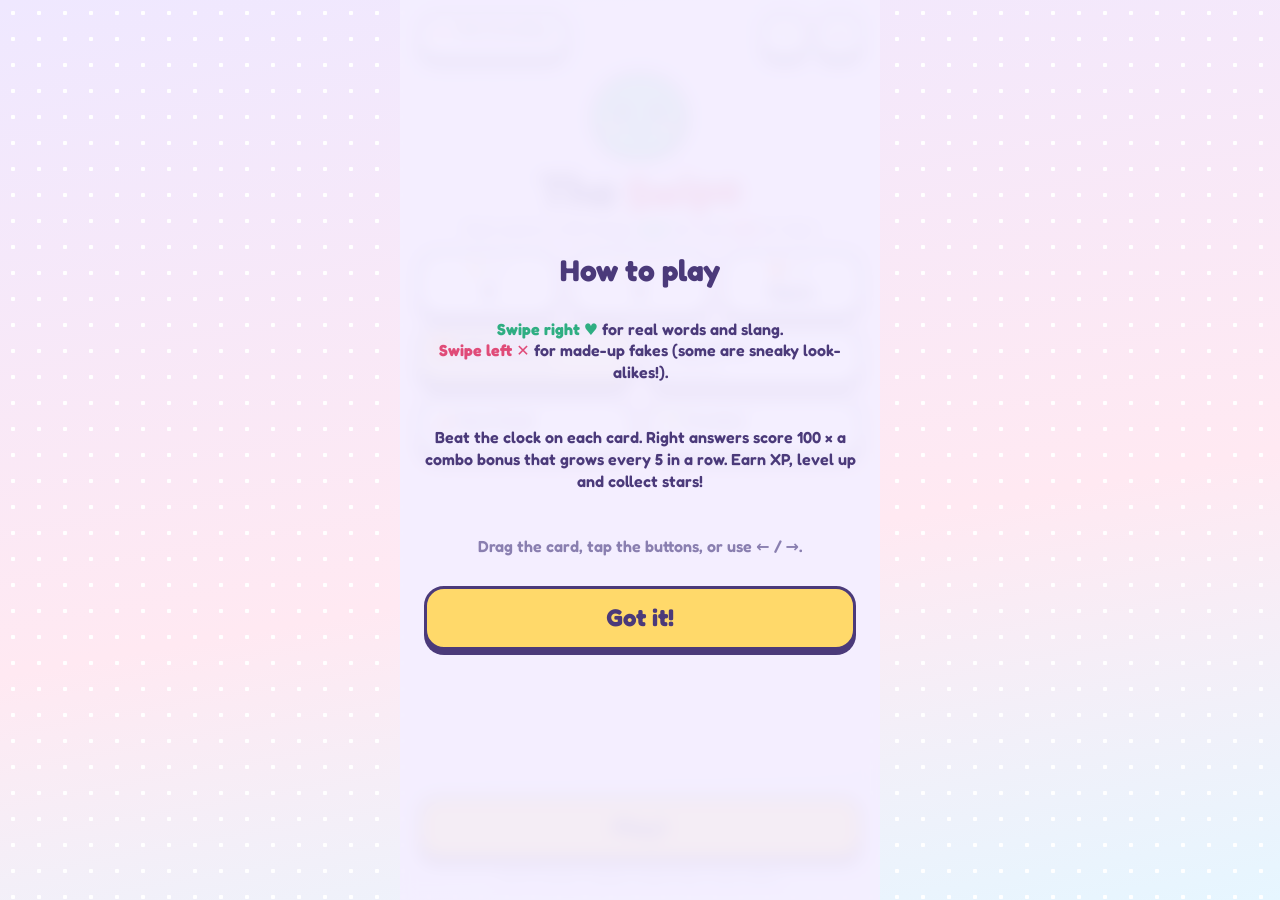
<file: index.html>
<!doctype html>
<html lang="en">
<head>
  <meta charset="utf-8">
  <meta name="viewport" content="width=device-width, initial-scale=1, viewport-fit=cover">
  <meta name="theme-color" content="#f4eeff">
  <meta name="description" content="The Swipe — a playful real-word-or-fake-word game.">
  <title>The Swipe – Real or Fake?</title>
  <link rel="preconnect" href="https://fonts.googleapis.com">
  <link rel="preconnect" href="https://fonts.gstatic.com" crossorigin>
  <link rel="stylesheet" href="https://fonts.googleapis.com/css2?family=Fredoka:wght@500;600;700&display=swap">
  <link rel="stylesheet" href="css/style.css">
</head>
<body>
<main class="app">
 <section class="screen on" id="home">
  <div class="top">
   <div class="lv">
    <b id="lvN">
    </b>
    <span id="lvT">
    </span>
    <div class="xp">
     <i id="xpF">
     </i>
    </div>
   </div>
   <div class="row2">
    <button aria-label="How to play" class="icon" id="hHelp">
     ?
    </button>
    <button aria-label="Settings" class="icon" id="hSet">
     ⚙️
    </button>
   </div>
  </div>
  <div class="hero">
   <div class="bloop big" data-mood="idle">
    <i class="e">
    </i>
    <i class="e">
    </i>
    <i class="m">
    </i>
   </div>
   <h1 class="logo">
    The
    <span>
     Swipe
    </span>
   </h1>
   <p class="sub">
    Real word or a fib? Swipe
    <b class="ok">
     right
    </b>
    for real,
    <b class="bad">
     left
    </b>
    for fake!
   </p>
  </div>
  <div class="row">
   <div class="stat">
    <small>
     🏆 Best
    </small>
    <strong id="sBest">
     0
    </strong>
   </div>
   <div class="stat">
    <small>
     🔥 Streak
    </small>
    <strong id="sStreak">
     0
    </strong>
   </div>
   <div class="stat">
    <small>
     🎁 Daily
    </small>
    <strong id="sDaily">
     &mdash;
    </strong>
   </div>
  </div>
  <div class="modes" id="modes">
  </div>
  <div class="sp">
  </div>
  <button class="btn pri" id="play">
   Play!
  </button>
  <p class="foot" id="foot">
  </p>
 </section>
 <section class="screen" id="game">
  <div class="top">
   <button aria-label="Pause" class="icon" id="pauseBtn">
    ⏸
   </button>
   <div class="hud">
    <small id="lbl">
    </small>
    <br/>
    <b id="score">
     0
    </b>
   </div>
   <div class="combo" id="combo">
   </div>
  </div>
  <div class="bar" id="bar">
   <i id="fill">
   </i>
  </div>
  <div class="stage" id="stage">
   <div class="wc" id="wc">
    <span class="k">
     real or fake?
    </span>
    <div class="st r">
     REAL &hearts;
    </div>
    <div class="st l">
     FAKE ✕
    </div>
    <div class="w" id="word">
    </div>
   </div>
  </div>
  <div class="fbr">
   <div class="bloop sm" data-mood="idle" id="gb">
    <i class="e">
    </i>
    <i class="e">
    </i>
    <i class="m">
    </i>
   </div>
   <div aria-live="polite" class="fb" id="fb" role="status">
   </div>
  </div>
  <div class="ctl">
   <button aria-label="Fake word (left arrow)" class="no" id="bNo">
    ✕
    <small>
     Fake
    </small>
   </button>
   <button aria-label="Real word (right arrow)" class="yes" id="bYes">
    &hearts;
    <small>
     Real
    </small>
   </button>
  </div>
 </section>
 <section class="screen" id="res">
  <div class="c" id="rMode">
  </div>
  <div class="stars" id="stars">
   <span>
    &starf;
   </span>
   <span>
    &starf;
   </span>
   <span>
    &starf;
   </span>
  </div>
  <div class="big" id="rScore">
   0
  </div>
  <div class="c ok" id="rPB">
  </div>
  <div class="c bad" id="rLv">
  </div>
  <div class="row">
   <div class="stat">
    <small>
     Accuracy
    </small>
    <strong id="rAcc">
    </strong>
   </div>
   <div class="stat">
    <small>
     Correct
    </small>
    <strong id="rCor">
    </strong>
   </div>
   <div class="stat">
    <small>
     Best combo
    </small>
    <strong id="rCombo">
    </strong>
   </div>
  </div>
  <div class="c" id="rXp" style="color:var(--mut)">
  </div>
  <div class="row">
   <button class="btn pri" id="again" style="font-size:18px;min-height:54px">
    Again!
   </button>
   <button class="btn" id="share">
    Share
   </button>
   <button class="btn" id="rHome">
    Home
   </button>
  </div>
  <h3 id="rvT" style="margin:6px 0 0">
  </h3>
  <div id="rev">
  </div>
 </section>
 <div class="ov" id="pause">
  <h2>
   Paused 💤
  </h2>
  <button class="btn pri" id="resume">
   Resume
  </button>
  <button class="btn" id="restart">
   Restart round
  </button>
  <button class="btn" id="pSet">
   Sound &amp; haptics
  </button>
  <button class="btn" id="pHelp">
   How to play
  </button>
  <button class="btn" id="pHome">
   Quit to home
  </button>
 </div>
 <div class="ov" id="help">
  <h2>
   How to play
  </h2>
  <p style="text-align:center">
   <b class="ok">
    Swipe right &hearts;
   </b>
   for real words and slang.
   <br/>
   <b class="bad">
    Swipe left ✕
   </b>
   for made-up fakes (some are sneaky look-alikes!).
  </p>
  <p style="text-align:center">
   Beat the clock on each card. Right answers score 100 &times; a combo bonus that grows every 5 in a row. Earn XP, level up and collect stars!
  </p>
  <p style="text-align:center;color:var(--mut)">
   Drag the card, tap the buttons, or use &larr; / &rarr;.
  </p>
  <button class="btn pri" id="helpOk">
   Got it!
  </button>
 </div>
 <div class="ov" id="set">
  <h2>
   Settings
  </h2>
  <label class="t">
   Sound effects
   <input id="oSnd" type="checkbox"/>
  </label>
  <label class="t">
   Music
   <input id="oMus" type="checkbox"/>
  </label>
  <label class="t">
   Volume
   <input id="oVol" max="1" min="0" step=".05" type="range"/>
  </label>
  <label class="t">
   Haptics
   <input id="oHap" type="checkbox"/>
  </label>
  <button class="btn" id="oReset">
   Reset all progress
  </button>
  <button class="btn pri" id="setOk">
   Done
  </button>
 </div>
</main>
  <script src="data/words.js"></script>
  <script src="js/app.js"></script>
</body>
</html>
</file>
<file: css/style.css>
:root {
  --ink:#4b3a7a;
  --mut:#8a7fb0;
  --mint:#7ee0b8;
  --mintd:#2fae82;
  --pink:#ff86a8;
  --pinkd:#e04b78;
  --sun:#ffd96a;
  --sky:#a5dcff;
  color-scheme:light;
  box-sizing:border-box;
  padding-top:env(safe-area-inset-top,0px);
  padding-bottom:env(safe-area-inset-bottom,0px)
}
html {
  height:100%;
  scroll-padding-top:env(safe-area-inset-top,0px)
}
*,*::before,*::after {
  box-sizing:border-box;
  -webkit-tap-highlight-color:transparent
}
body {
  margin:0;
  height:100%;
  display:flex;
  justify-content:center;
  overscroll-behavior:none;
  color:var(--ink);
  font:600 16px/1.35 Fredoka,ui-rounded,"Arial Rounded MT Bold",Nunito,system-ui,sans-serif;
  background:radial-gradient(#fff 2px,#fff0 2.5px) 0 0/26px 26px,linear-gradient(170deg,#efe8ff,#ffe9f2 60%,#e6f6ff);
  background-color:#f4eeff
}
button {
  font:inherit;
  color:inherit;
  border:0;
  background:none;
  cursor:pointer
}
button:focus-visible {
  outline:3px solid var(--pink);
  outline-offset:3px
}
.app {
  width:100%;
  max-width:480px;
  height:100%;
  padding:12px 18px 14px;
  display:flex;
  flex-direction:column;
  position:relative;
  overflow:hidden
}
.screen {
  display:none;
  flex:1;
  flex-direction:column;
  min-height:0;
  overflow-y:auto;
  gap:10px
}
.screen.on {
  display:flex;
  animation:in .25s
}
@keyframes in {
    from {
    opacity:0;
    transform:translateY(8px)
  }
}
.top {
  display:flex;
  align-items:center;
  justify-content:space-between;
  gap:10px
}
.row {
  display:flex;
  gap:10px
}
.row>* {
  flex:1
}
.row2 {
  display:flex;
  gap:8px
}
.btn,.icon,.stat,.lv {
  border:3px solid var(--ink);
  background:#fff;
  border-radius:20px;
  box-shadow:0 5px 0 var(--ink)
}
.btn {
  min-height:54px;
  padding:10px 14px;
  font-weight:700;
  transition:transform .08s,box-shadow .08s
}
.btn:active,.icon:active,.ctl button:active {
  transform:translateY(4px);
  box-shadow:0 1px 0 var(--ink)
}
.btn small {
  display:block;
  color:var(--mut);
  font-weight:500;
  font-size:12px
}
.pri {
  background:var(--sun);
  font-size:24px;
  font-weight:700;
  min-height:64px;
  text-align:center
}
.icon {
  width:46px;
  height:46px;
  border-radius:16px;
  font-size:18px;
  transition:transform .08s,box-shadow .08s
}
.lv {
  padding:6px 12px;
  min-width:150px;
  box-shadow:0 4px 0 var(--ink);
  font-size:14px
}
.lv b {
  color:var(--pinkd)
}
.xp {
  height:8px;
  border-radius:9px;
  background:#eadfff;
  margin-top:4px;
  overflow:hidden
}
.xp i {
  display:block;
  height:100%;
  width:0;
  background:var(--pink);
  border-radius:9px;
  transition:width .6s
}
.hero {
  display:flex;
  flex-direction:column;
  align-items:center;
  text-align:center;
  margin:2px 0
}
.logo {
  margin:6px 0 0;
  font-size:46px;
  line-height:1;
  font-weight:700;
  letter-spacing:-1px
}
.logo span {
  color:var(--pinkd);
  display:inline-block;
  transform:rotate(-4deg)
}
.sub {
  margin:6px 0 0;
  color:var(--mut);
  font-size:15px
}
.ok {
  color:var(--mintd)
}
.bad {
  color:var(--pinkd)
}
.stat {
  padding:8px 8px;
  text-align:center;
  box-shadow:0 4px 0 var(--ink)
}
.stat small {
  display:block;
  color:var(--mut);
  font-size:12px;
  font-weight:500
}
.stat strong {
  font-size:21px
}
.modes {
  display:grid;
  grid-template-columns:1fr 1fr;
  gap:12px
}
.modes .btn {
  text-align:left;
  padding:8px 12px
}
.modes .btn.sel {
  background:#fff3c4;
  transform:translateY(-2px);
  box-shadow:0 7px 0 var(--ink)
}
.modes .btn b {
  font-size:16px
}
.foot {
  text-align:center;
  margin:0;
  font-size:12px;
  color:var(--mut);
  font-weight:500
}
.sp {
  flex:1
}
.bloop {
  --s:1;
  width:calc(96px*var(--s));
  height:calc(88px*var(--s));
  background:var(--mint);
  border:3px solid var(--ink);
  border-radius:50% 50% 46% 46%;
  position:relative;
  flex:none;
  box-shadow:inset calc(-8px*var(--s)) calc(-8px*var(--s)) 0 #0000000d
}
.bloop.big {
  animation:bob 2.4s ease-in-out infinite
}
@keyframes bob {
    50% {
    transform:translateY(-8px) scaleY(1.04)
  }
}
.bloop.sm {
  --s:.5
}
.bloop .e {
  position:absolute;
  top:36%;
  left:26%;
  width:calc(10px*var(--s));
  height:calc(13px*var(--s));
  background:var(--ink);
  border-radius:50%;
  transition:transform .15s
}
.bloop .e+.e {
  left:auto;
  right:26%
}
.bloop::before,.bloop::after {
  content:"";
  position:absolute;
  top:56%;
  left:11%;
  width:calc(16px*var(--s));
  height:calc(10px*var(--s));
  background:var(--pink);
  border-radius:50%;
  opacity:.7
}
.bloop::after {
  left:auto;
  right:11%
}
.bloop .m {
  position:absolute;
  left:50%;
  top:60%;
  width:calc(20px*var(--s));
  height:calc(10px*var(--s));
  margin-left:calc(-10px*var(--s));
  border-bottom:calc(3px*var(--s)) solid var(--ink);
  border-radius:0 0 40px 40px;
  transition:all .15s
}
.bloop[data-mood=happy] .e {
  transform:scaleY(.25)
}
.bloop[data-mood=happy] .m {
  height:calc(14px*var(--s));
  background:var(--ink);
  border:0
}
.bloop[data-mood=sad] .m {
  border-bottom:0;
  border-top:calc(3px*var(--s)) solid var(--ink);
  border-radius:40px 40px 0 0;
  top:66%
}
.bloop[data-mood=wow] .m {
  width:calc(14px*var(--s));
  height:calc(14px*var(--s));
  margin-left:calc(-7px*var(--s));
  border:0;
  background:var(--ink);
  border-radius:50%
}
.bloop[data-mood=wow],.bloop[data-mood=happy] {
  animation:hop .4s
}
@keyframes hop {
    40% {
    transform:translateY(-10px) scale(1.08)
  }
}
.bloop[data-mood=sad] {
  background:#c9d8ff
}
.hud {
  text-align:center;
  line-height:1
}
.hud small {
  color:var(--mut);
  font-size:12px;
  font-weight:500
}
.hud b {
  font-size:32px;
  font-variant-numeric:tabular-nums
}
.combo {
  min-width:76px;
  text-align:right;
  color:var(--pinkd);
  font-weight:700
}
.combo.pulse {
  animation:pl .35s
}
@keyframes pl {
    50% {
    transform:scale(1.4)
  }
}
.bar {
  height:14px;
  background:#fff;
  border:3px solid var(--ink);
  border-radius:12px;
  overflow:hidden
}
.bar i {
  display:block;
  height:100%;
  background:var(--mint);
  transform-origin:left;
  border-radius:0 8px 8px 0
}
.bar.low i {
  background:var(--pink)
}
.stage {
  flex:1;
  display:grid;
  place-items:center;
  min-height:0;
  position:relative
}
.wc {
  width:100%;
  max-width:330px;
  aspect-ratio:4/5;
  max-height:100%;
  border-radius:34px;
  background:#fff;
  border:3px solid var(--ink);
  box-shadow:0 8px 0 var(--ink);
  display:grid;
  place-items:center;
  text-align:center;
  padding:22px;
  touch-action:pan-y;
  user-select:none;
  position:relative;
  will-change:transform
}
.wc.go {
  transition:transform .22s ease-out,opacity .22s
}
.wc .w {
  font-weight:700;
  overflow-wrap:anywhere;
  text-wrap:balance;
  line-height:1.05
}
.wc .k {
  position:absolute;
  top:16px;
  color:var(--mut);
  font-size:13px;
  font-weight:500
}
.st {
  position:absolute;
  top:44px;
  font-weight:700;
  border:3px solid;
  border-radius:14px;
  padding:3px 10px;
  opacity:0;
  background:#fff
}
.st.r {
  left:14px;
  color:var(--mintd);
  transform:rotate(-10deg)
}
.st.l {
  right:14px;
  color:var(--pinkd);
  transform:rotate(10deg)
}
.fbr {
  display:flex;
  align-items:center;
  gap:10px;
  min-height:60px
}
.fb {
  font-size:14px;
  color:var(--mut);
  font-weight:500;
  line-height:1.25
}
.fb strong {
  display:block;
  font-size:16px
}
.ctl {
  display:flex;
  gap:14px
}
.ctl button {
  flex:1;
  min-height:66px;
  border-radius:24px;
  font-size:22px;
  font-weight:700;
  border:3px solid var(--ink);
  box-shadow:0 6px 0 var(--ink);
  transition:transform .08s,box-shadow .08s
}
.no {
  background:var(--pink)
}
.yes {
  background:var(--mint)
}
.ctl small {
  display:block;
  font-size:12px;
  font-weight:600
}
.pp {
  position:absolute;
  left:50%;
  top:32%;
  font-size:30px;
  font-weight:700;
  color:var(--mintd);
  text-shadow:0 2px 0 #fff,0 0 0 #fff;
  pointer-events:none;
  animation:pp .8s ease-out forwards
}
@keyframes pp {
    from {
    transform:translate(-50%,0)
  }
  to {
    transform:translate(-50%,-70px) scale(1.3);
    opacity:0
  }
}
.cf {
  position:absolute;
  left:50%;
  top:50%;
  font-size:22px;
  pointer-events:none;
  animation:cf .9s ease-out forwards
}
@keyframes cf {
    to {
    transform:translate(var(--x),var(--y)) scale(.5) rotate(160deg);
    opacity:0
  }
}
.ov {
  position:absolute;
  inset:0;
  background:#f4eeffee;
  backdrop-filter:blur(8px);
  display:none;
  flex-direction:column;
  justify-content:center;
  gap:12px;
  padding:24px;
  z-index:5;
  overflow-y:auto
}
.ov.on {
  display:flex
}
.ov h2 {
  margin:0;
  font-size:30px;
  text-align:center
}
label.t {
  display:flex;
  justify-content:space-between;
  align-items:center;
  min-height:44px
}
input[type=range] {
  width:100%;
  accent-color:var(--pinkd)
}
input[type=checkbox] {
  width:24px;
  height:24px;
  accent-color:var(--pinkd)
}
.stars {
  display:flex;
  justify-content:center;
  gap:6px;
  margin-top:6px
}
.stars span {
  font-size:54px;
  line-height:1;
  color:#e6dcfa;
  -webkit-text-stroke:3px var(--ink);
  transition:transform .3s
}
.stars span.on {
  color:var(--sun);
  animation:hop .5s
}
.big {
  font-size:68px;
  font-weight:700;
  line-height:1;
  text-align:center;
  color:var(--pinkd)
}
.c {
  text-align:center;
  min-height:24px;
  font-weight:700
}
.rev {
  background:#fff;
  border:3px solid var(--ink);
  border-radius:16px;
  padding:8px 12px;
  font-size:14px
}
.rev b {
  font-size:16px
}
#rev {
  display:grid;
  gap:8px;
  padding-bottom:6px
}
@media(max-height:700px) {
    .logo {
    font-size:36px
  }
  .bloop.big {
    --s:.75
  }
  .modes .btn small {
    display:none
  }
}
@media(prefers-reduced-motion:reduce) {
    * {
    animation:none!important;
    transition:none!important
  }
}
</file>
